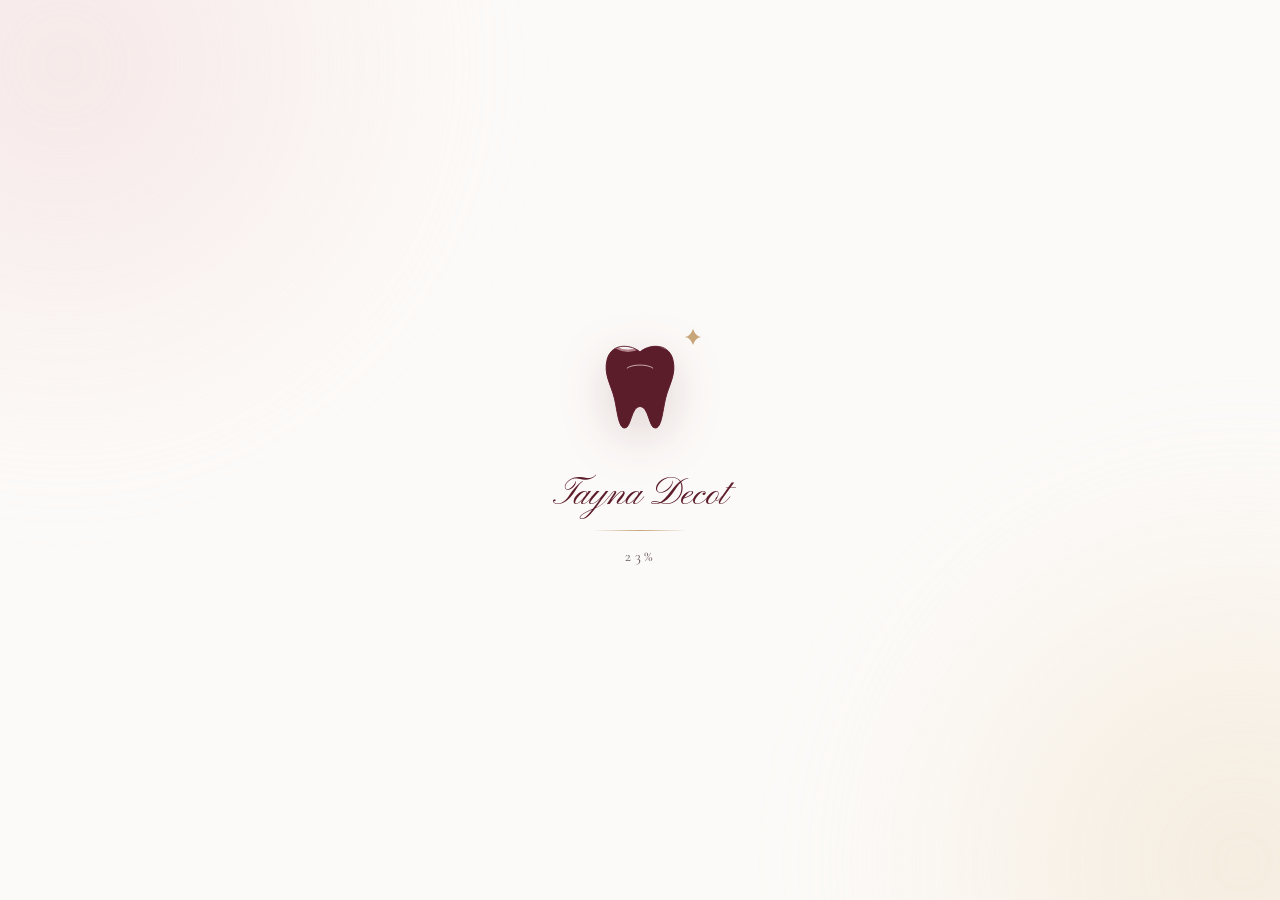
<file: index.html>
<!doctype html>
<html lang="pt-BR">
<head>
  <meta charset="utf-8">
  <meta name="viewport" content="width=device-width, initial-scale=1, viewport-fit=cover">
  <title>Dra. Tayna Decot — Cirurgiã-dentista</title>
  <meta name="description" content="Dra. Tayna Decot, cirurgiã-dentista. Saúde bucal com técnica, dedicação e acolhimento. CRO-RJ 057551. Agende sua consulta.">
  <meta name="theme-color" content="#f5efe9">
  <link rel="preconnect" href="https://fonts.googleapis.com">
  <link rel="preconnect" href="https://fonts.gstatic.com" crossorigin>
  <link href="https://fonts.googleapis.com/css2?family=Cormorant+Garamond:ital,wght@0,300;0,400;0,500;0,600;1,300;1,400&family=Jost:wght@300;400;500&family=Pinyon+Script&display=swap" rel="stylesheet">
  <link rel="stylesheet" href="styles.css">
</head>
<body>
  <script>
    // a animação do dente aparece só na primeira visita; depois, as telas entram com o flash de luz
    (function (r) { var seen; try { seen = sessionStorage.getItem('td-intro'); } catch (e) {}
      r.classList.add(seen ? 'flash-in' : 'is-loading', seen ? 'flash-in' : 'intro'); })(document.documentElement);
  </script>
  <div class="page-cover" aria-hidden="true"></div>

  <!-- Tela de carregamento: dente que se enche de vinho -->
  <div class="loader" aria-hidden="true">
    <span class="loader__blob loader__blob--a"></span>
    <span class="loader__blob loader__blob--b"></span>
    <span class="loader__flash"></span>
    <div class="loader__stage">
      <svg class="loader__art" viewBox="0 0 120 140">
        <defs><clipPath id="tooth-clip"><path d="M60 20c-9-9-35-13-41 9-5 19 5 32 9 49 4 17 5 37 13 37 8 0 8-27 19-27s11 27 19 27c8 0 9-20 13-37 4-17 14-30 9-49-6-22-32-18-41-9z"/></clipPath></defs>
        <g clip-path="url(#tooth-clip)">
          <g class="loader__fill"><path class="loader__wave loader__wave--back" d="M-120 8q15-8 30 0t30 0 30 0 30 0 30 0 30 0 30 0 30 0 30 0 30 0 30 0 30 0V200H-120z"/><path class="loader__wave" d="M-120 8q15-8 30 0t30 0 30 0 30 0 30 0 30 0 30 0 30 0 30 0 30 0 30 0 30 0V200H-120z"/></g>
        </g>
        <path class="loader__tooth" d="M60 20c-9-9-35-13-41 9-5 19 5 32 9 49 4 17 5 37 13 37 8 0 8-27 19-27s11 27 19 27c8 0 9-20 13-37 4-17 14-30 9-49-6-22-32-18-41-9z"/>
        <path class="loader__inner" d="M44 40c6-5 26-5 32 0"/>
      </svg>
      <svg class="loader__spark" viewBox="0 0 20 20"><path d="M10 0c.8 5 4.2 8.2 10 10-5.8 1.8-9.2 5-10 10-.8-5-4.2-8.2-10-10 5.8-1.8 9.2-5 10-10z"/></svg>
    </div>
    <span class="loader__name">Tayna Decot</span>
    <span class="loader__line"></span>
    <span class="loader__count"><span id="loader-pct">0</span>%</span>
  </div>

  <main class="app app--home">

    <!-- Topo: nome + foto -->
    <header class="hero">
      <span class="hero__mono" aria-hidden="true">td</span>
      <svg class="hero__flourish" viewBox="0 0 300 60" aria-hidden="true"><path d="M2 48c40-6 70-30 120-30s60 26 100 20 60-28 76-30"/></svg>

      <!-- Foto da Dra.: assets/img/tayna.jpg (vertical, fundo claro) -->
      <div class="hero__photo">
        <img src="assets/img/tayna.jpg" alt="Dra. Tayna Decot" onerror="this.parentElement.classList.add('is-empty'); this.remove()">
        <span class="hero__photo-empty" aria-hidden="true">Foto da Dra.<br><small>assets/img/tayna.jpg</small></span>
      </div>

      <div class="hero__text">
        <p class="hero__pre">Dra.</p>
        <h1 class="hero__name"><span>Tayna</span><span>Decot</span></h1>
        <span class="hero__rule" aria-hidden="true"><svg viewBox="0 0 10 10"><path d="M5 .5l3 4.5-3 4.5-3-4.5z"/></svg></span>
        <p class="hero__role">Cirurgiã-dentista</p>
        <p class="hero__tagline">Saúde bucal com <strong>técnica</strong>, <strong>dedicação</strong> e acolhimento.</p>
      </div>
    </header>

    <div class="ornament" aria-hidden="true"><svg viewBox="0 0 16 16"><path d="M8 1l3 7-3 7-3-7z"/><circle cx="8" cy="8" r="1"/></svg></div>

    <!-- Botões -->
    <nav class="links" aria-label="Menu principal">
      <a class="link link--feature" href="agendar.html" data-flash style="--bg: url('assets/img/btn-agendar.jpg')">
        <span class="link__label">Agende sua<br>consulta</span>
        <svg class="link__chev" viewBox="0 0 24 24" aria-hidden="true"><path d="M9 5l7 7-7 7"/></svg>
      </a>

      <a class="link" href="tratamentos.html" data-flash style="--bg: url('assets/img/btn-tratamentos.jpg')">
        <span class="link__icon" aria-hidden="true">
          <svg viewBox="0 0 24 24"><path d="M12 5.5c-2-2-7-2.6-8 1.6-.9 3.6 1 6 1.8 9.3.7 3 .9 5.1 2.4 5.1s1.4-4.4 3.8-4.4 2.3 4.4 3.8 4.4 1.7-2.1 2.4-5.1c.8-3.3 2.7-5.7 1.8-9.3-1-4.2-6-3.6-8-1.6z"/></svg>
        </span>
        <span class="link__label">Tratamentos</span>
        <svg class="link__chev" viewBox="0 0 24 24" aria-hidden="true"><path d="M9 5l7 7-7 7"/></svg>
      </a>

      <a class="link" href="sobre.html" data-flash style="--bg: url('assets/img/btn-sobre.jpg')">
        <span class="link__icon" aria-hidden="true">
          <svg viewBox="0 0 24 24"><circle cx="12" cy="8" r="4"/><path d="M4.5 20.5c1.2-3.8 4.2-5.5 7.5-5.5s6.3 1.7 7.5 5.5"/></svg>
        </span>
        <span class="link__label">Sobre<br>mim</span>
        <svg class="link__chev" viewBox="0 0 24 24" aria-hidden="true"><path d="M9 5l7 7-7 7"/></svg>
      </a>

      <a class="link" href="contato.html" data-flash style="--bg: url('assets/img/btn-contato.jpg')">
        <span class="link__icon" aria-hidden="true">
          <svg viewBox="0 0 24 24"><path d="M20.5 12a8.5 8.5 0 0 1-12.4 7.5L3.5 20.5l1-4.4A8.5 8.5 0 1 1 20.5 12z"/><path d="M8.5 12h.01M12 12h.01M15.5 12h.01"/></svg>
        </span>
        <span class="link__label">Fale<br>comigo</span>
        <svg class="link__chev" viewBox="0 0 24 24" aria-hidden="true"><path d="M9 5l7 7-7 7"/></svg>
      </a>
    </nav>

    <footer class="foot foot--home">
      <div class="foot__social">
        <a href="https://instagram.com/drataynadecot" target="_blank" rel="noopener" aria-label="Instagram">
          <svg viewBox="0 0 24 24"><rect x="3.5" y="3.5" width="17" height="17" rx="5"/><circle cx="12" cy="12" r="4"/><path d="M17.2 6.8h.01"/></svg>
        </a>
        <a href="https://wa.me/5521976686448" target="_blank" rel="noopener" aria-label="WhatsApp">
          <svg viewBox="0 0 24 24"><path d="M20.5 12a8.5 8.5 0 0 1-12.4 7.5L3.5 20.5l1-4.4A8.5 8.5 0 1 1 20.5 12z"/><path d="M9 8.5c0 3.5 3 6.5 6.5 6.5l1-1.5-2-1-1 .8c-1-.5-1.8-1.3-2.3-2.3l.8-1-1-2z"/></svg>
        </a>
      </div>
      <p class="foot__sign">Tayna Decot</p>
      <p class="foot__copy">CRO-RJ 057551 · © <span data-year></span></p>
    </footer>
  </main>

  <script src="script.js"></script>
</body>
</html>
</file>
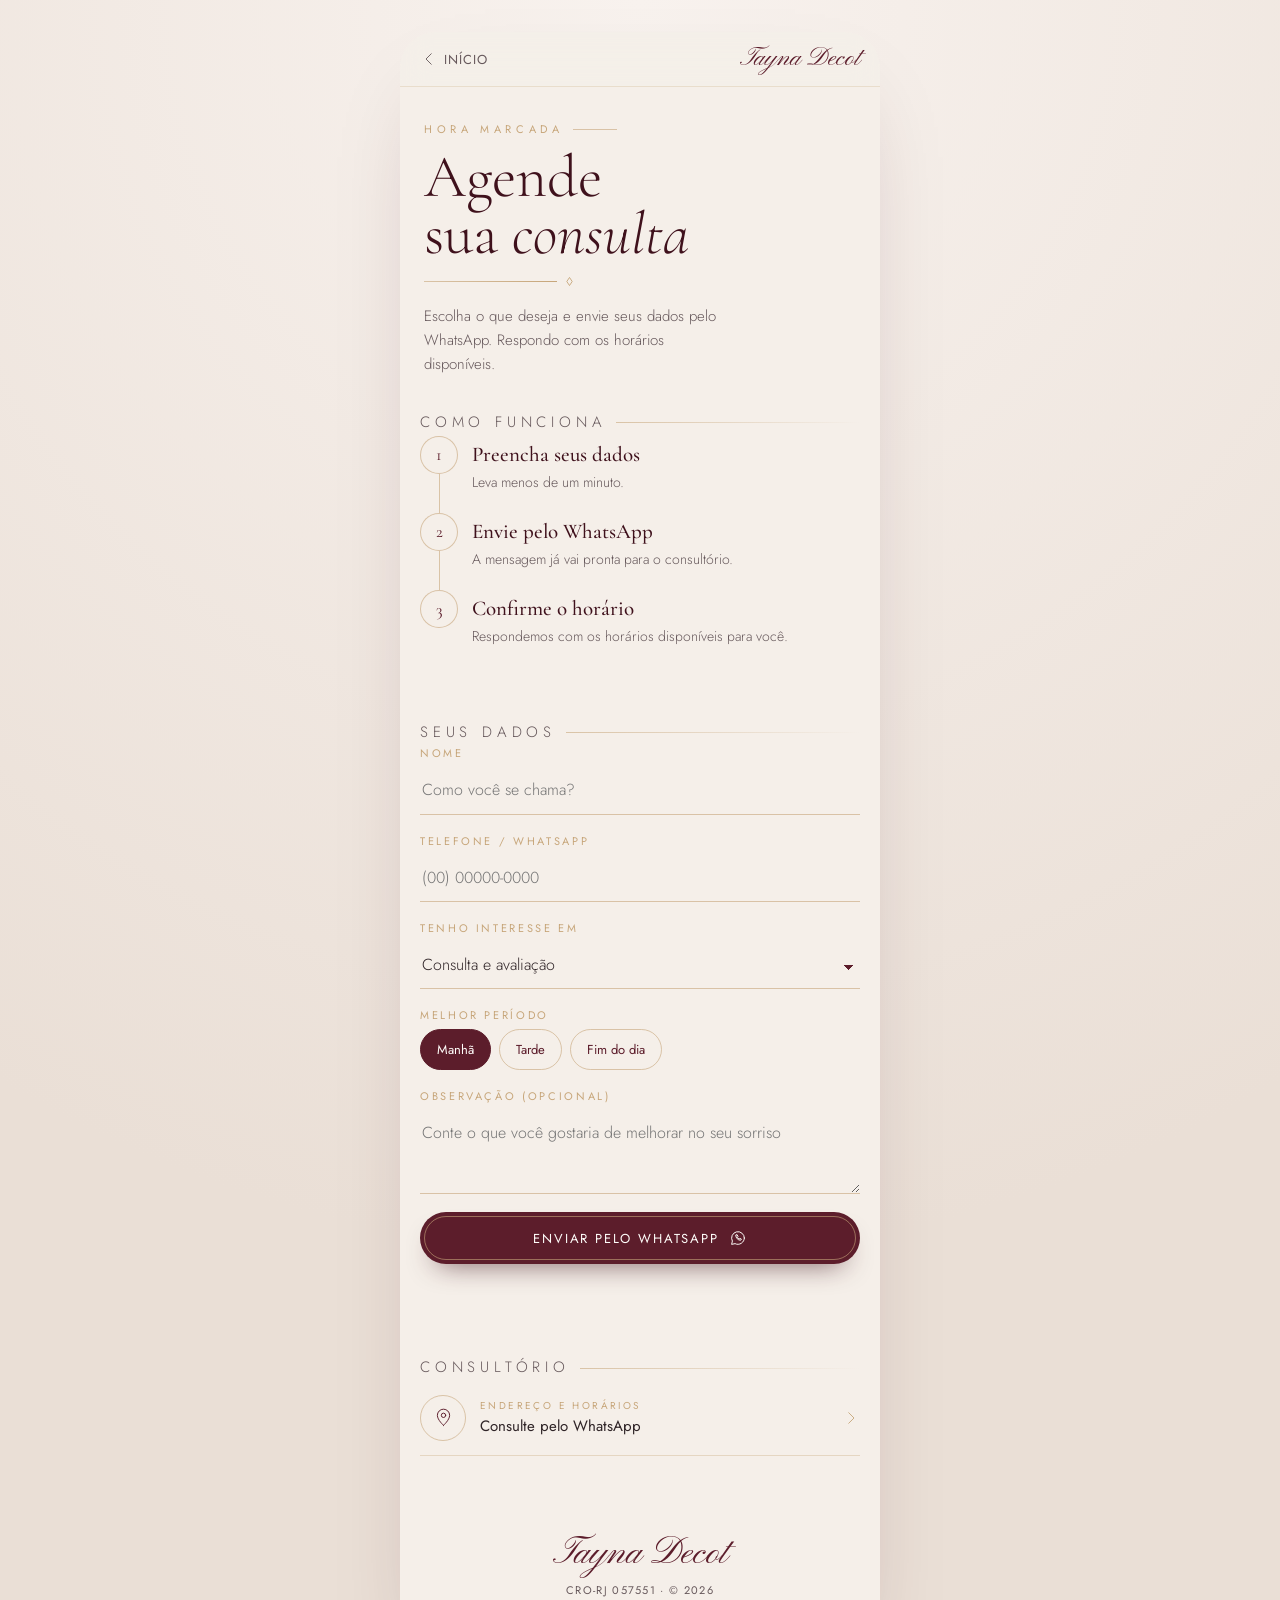
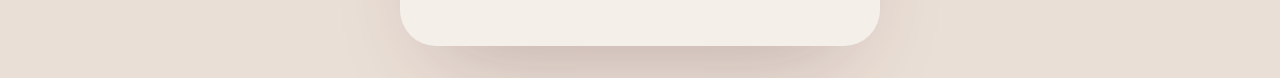
<file: agendar.html>
<!doctype html>
<html lang="pt-BR">
<head>
  <meta charset="utf-8">
  <meta name="viewport" content="width=device-width, initial-scale=1, viewport-fit=cover">
  <title>Agende sua consulta — Dra. Tayna Decot</title>
  <meta name="description" content="Agende sua consulta com a Dra. Tayna Decot pelo WhatsApp.">
  <meta name="theme-color" content="#f5efe9">
  <link rel="preconnect" href="https://fonts.googleapis.com">
  <link rel="preconnect" href="https://fonts.gstatic.com" crossorigin>
  <link href="https://fonts.googleapis.com/css2?family=Cormorant+Garamond:ital,wght@0,300;0,400;0,500;0,600;1,300;1,400&family=Jost:wght@300;400;500&family=Pinyon+Script&display=swap" rel="stylesheet">
  <link rel="stylesheet" href="styles.css">
</head>
<body>
  <script>document.documentElement.classList.add('flash-in');</script>
  <div class="page-cover" aria-hidden="true"></div>
  <main class="app page" id="agendar">
    <header class="page__top">
      <a class="page__back" href="index.html" data-flash><svg viewBox="0 0 24 24" aria-hidden="true"><path d="M15 5l-7 7 7 7"/></svg>Início</a>
      <span class="page__sign">Tayna Decot</span>
    </header>

    <section class="page__head">
      <p class="hero__pre">Hora marcada</p>
      <h1 class="page__title">Agende sua <em>consulta</em></h1>
      <span class="hero__rule" aria-hidden="true"><svg viewBox="0 0 10 10"><path d="M5 .5l3 4.5-3 4.5-3-4.5z"/></svg></span>
      <p class="page__intro">Escolha o que deseja e envie seus dados pelo WhatsApp. Respondo com os horários disponíveis.</p>
    </section>

    <section class="section reveal">
      <p class="section__label">Como funciona</p>
      <ol class="steps">
        <li><span class="steps__dot">1</span><div><h3>Preencha seus dados</h3><p>Leva menos de um minuto.</p></div></li><li><span class="steps__dot">2</span><div><h3>Envie pelo WhatsApp</h3><p>A mensagem já vai pronta para o consultório.</p></div></li><li><span class="steps__dot">3</span><div><h3>Confirme o horário</h3><p>Respondemos com os horários disponíveis para você.</p></div></li>
      </ol>
    </section>

    <section class="section reveal">
      <p class="section__label">Seus dados</p>
      <form class="form" id="agenda-form" novalidate>
        <div class="field"><label for="f-nome">Nome</label><input id="f-nome" name="nome" autocomplete="name" placeholder="Como você se chama?" required></div>
        <div class="field"><label for="f-tel">Telefone / WhatsApp</label><input id="f-tel" name="telefone" type="tel" inputmode="tel" autocomplete="tel" placeholder="(00) 00000-0000" required></div>
        <div class="field"><label for="f-trat">Tenho interesse em</label>
          <select id="f-trat" name="tratamento"><option>Consulta e avaliação</option><option>Prevenção e limpeza</option><option>Restaurações e tratamento de cárie</option><option>Clareamento dental</option><option>Tratamento de gengiva</option><option>Cirurgia oral menor / extração</option><option>Próteses dentárias</option><option>Outro</option></select>
        </div>
        <fieldset class="field">
          <legend>Melhor período</legend>
          <div class="options">
            <input type="radio" id="p-manha" name="periodo" value="Manhã" checked><label for="p-manha">Manhã</label>
            <input type="radio" id="p-tarde" name="periodo" value="Tarde"><label for="p-tarde">Tarde</label>
            <input type="radio" id="p-noite" name="periodo" value="Fim do dia"><label for="p-noite">Fim do dia</label>
          </div>
        </fieldset>
        <div class="field"><label for="f-msg">Observação (opcional)</label><textarea id="f-msg" name="mensagem" placeholder="Conte o que você gostaria de melhorar no seu sorriso"></textarea></div>
        <button class="btn-wine btn-block" type="submit">Enviar pelo WhatsApp <svg viewBox="0 0 24 24" aria-hidden="true"><path d="M20.5 12a8.5 8.5 0 0 1-12.4 7.5L3.5 20.5l1-4.4A8.5 8.5 0 1 1 20.5 12z"/><path d="M9 8.5c0 3.5 3 6.5 6.5 6.5l1-1.5-2-1-1 .8c-1-.5-1.8-1.3-2.3-2.3l.8-1-1-2z"/></svg></button>
        <p class="form__status" id="agenda-status" role="status"></p>
      </form>
    </section>

    <section class="section reveal">
      <p class="section__label">Consultório</p>
      <div class="info">
        <a class="info__row" data-wa="Olá, Dra. Tayna! Gostaria de saber o endereço e os horários de atendimento."><span class="info__icon"><svg viewBox="0 0 24 24" aria-hidden="true"><path d="M12 21s-7-6.2-7-11.5a7 7 0 0 1 14 0C19 14.8 12 21 12 21z"/><circle cx="12" cy="9.5" r="2.5"/></svg></span><div><small>Endereço e horários</small><strong>Consulte pelo WhatsApp</strong></div><svg class="info__go" viewBox="0 0 24 24" aria-hidden="true"><path d="M9 5l7 7-7 7"/></svg></a>
      </div>
    </section>

    <footer class="foot">
      <p class="foot__sign">Tayna Decot</p>
      <p class="foot__copy">CRO-RJ 057551 · © <span data-year></span></p>
    </footer>
  </main>
  <script src="script.js"></script>
</body>
</html>
</file>
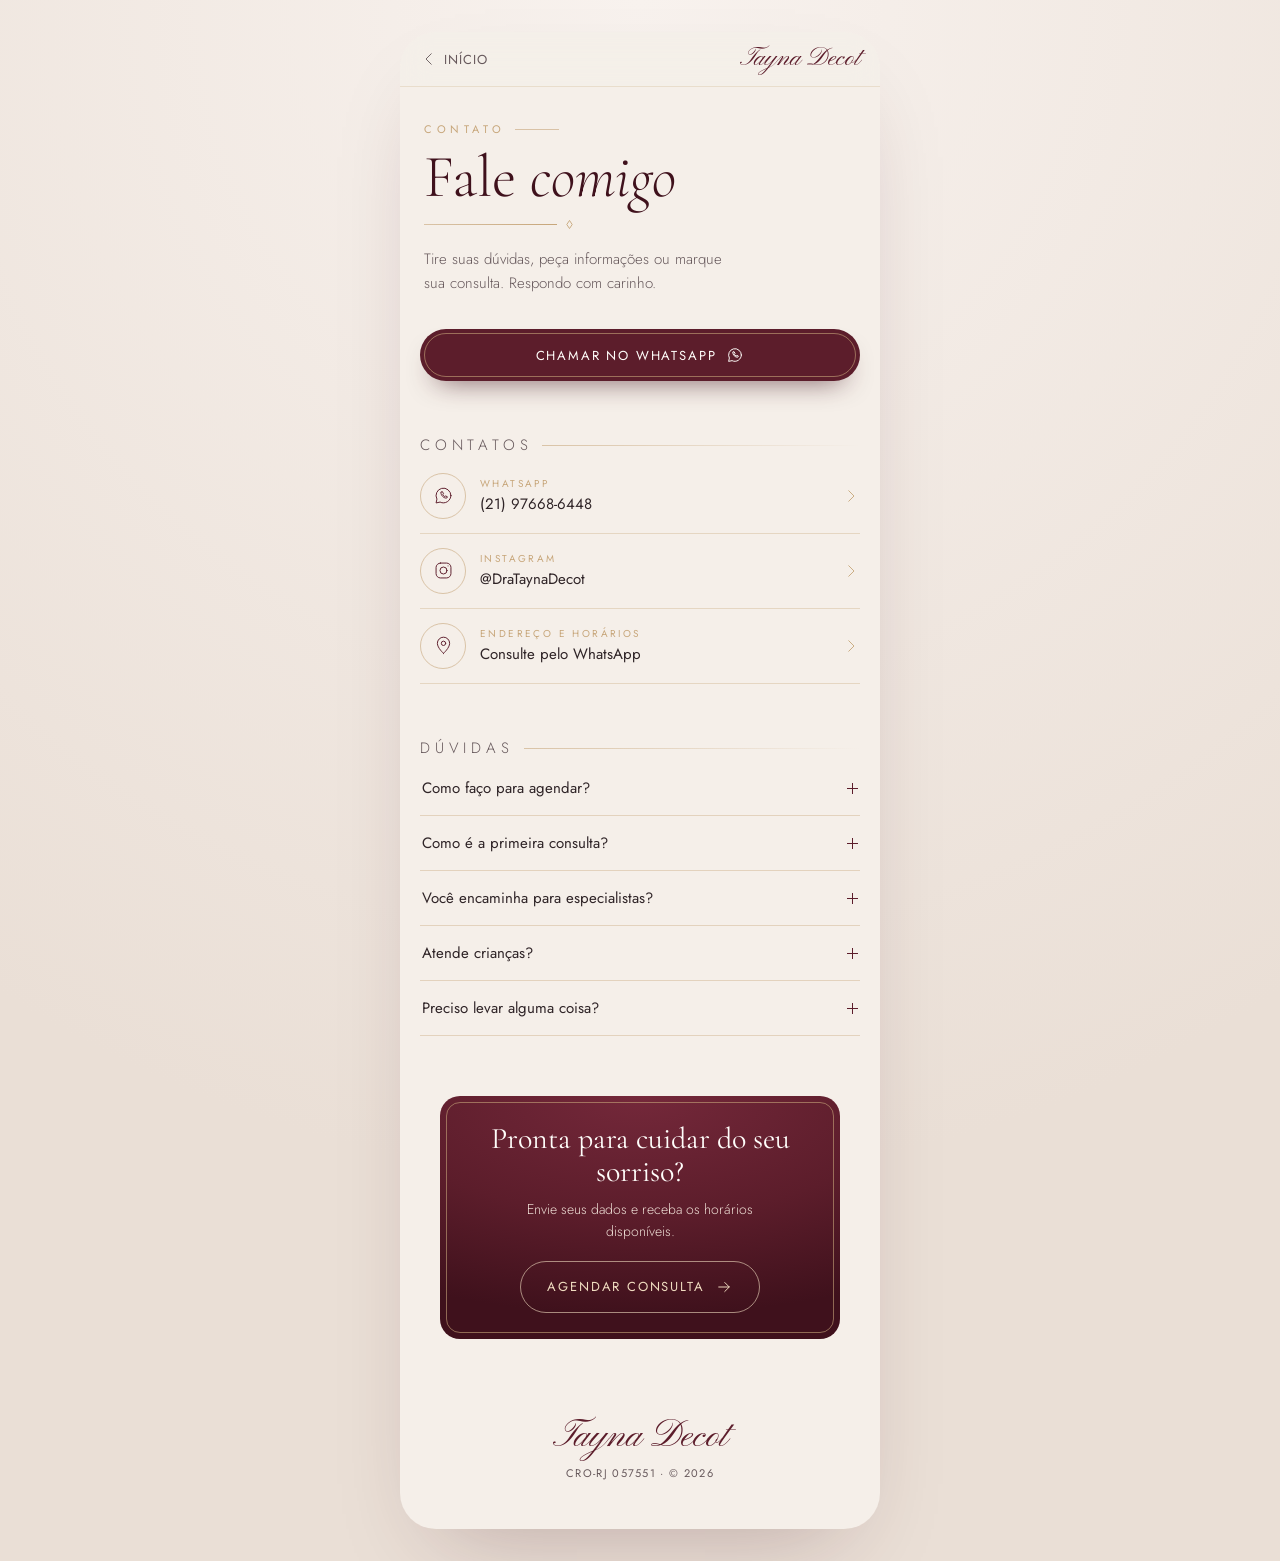
<file: contato.html>
<!doctype html>
<html lang="pt-BR">
<head>
  <meta charset="utf-8">
  <meta name="viewport" content="width=device-width, initial-scale=1, viewport-fit=cover">
  <title>Fale comigo — Dra. Tayna Decot</title>
  <meta name="description" content="Contato da Dra. Tayna Decot: WhatsApp, Instagram e dúvidas frequentes.">
  <meta name="theme-color" content="#f5efe9">
  <link rel="preconnect" href="https://fonts.googleapis.com">
  <link rel="preconnect" href="https://fonts.gstatic.com" crossorigin>
  <link href="https://fonts.googleapis.com/css2?family=Cormorant+Garamond:ital,wght@0,300;0,400;0,500;0,600;1,300;1,400&family=Jost:wght@300;400;500&family=Pinyon+Script&display=swap" rel="stylesheet">
  <link rel="stylesheet" href="styles.css">
</head>
<body>
  <script>document.documentElement.classList.add('flash-in');</script>
  <div class="page-cover" aria-hidden="true"></div>
  <main class="app page" id="contato">
    <header class="page__top">
      <a class="page__back" href="index.html" data-flash><svg viewBox="0 0 24 24" aria-hidden="true"><path d="M15 5l-7 7 7 7"/></svg>Início</a>
      <span class="page__sign">Tayna Decot</span>
    </header>

    <section class="page__head">
      <p class="hero__pre">Contato</p>
      <h1 class="page__title">Fale <em>comigo</em></h1>
      <span class="hero__rule" aria-hidden="true"><svg viewBox="0 0 10 10"><path d="M5 .5l3 4.5-3 4.5-3-4.5z"/></svg></span>
      <p class="page__intro">Tire suas dúvidas, peça informações ou marque sua consulta. Respondo com carinho.</p>
    </section>

    <section class="section reveal">
      <a class="btn-wine btn-block" data-wa="Olá, Dra. Tayna! Vim pelo site e gostaria de conversar.">Chamar no WhatsApp <svg viewBox="0 0 24 24" aria-hidden="true"><path d="M20.5 12a8.5 8.5 0 0 1-12.4 7.5L3.5 20.5l1-4.4A8.5 8.5 0 1 1 20.5 12z"/><path d="M9 8.5c0 3.5 3 6.5 6.5 6.5l1-1.5-2-1-1 .8c-1-.5-1.8-1.3-2.3-2.3l.8-1-1-2z"/></svg></a>
    </section>

    <section class="section reveal">
      <p class="section__label">Contatos</p>
      <div class="info">
        <a class="info__row" data-wa="Olá, Dra. Tayna! Vim pelo site."><span class="info__icon"><svg viewBox="0 0 24 24" aria-hidden="true"><path d="M20.5 12a8.5 8.5 0 0 1-12.4 7.5L3.5 20.5l1-4.4A8.5 8.5 0 1 1 20.5 12z"/><path d="M9 8.5c0 3.5 3 6.5 6.5 6.5l1-1.5-2-1-1 .8c-1-.5-1.8-1.3-2.3-2.3l.8-1-1-2z"/></svg></span><div><small>WhatsApp</small><strong>(21) 97668-6448</strong></div><svg class="info__go" viewBox="0 0 24 24" aria-hidden="true"><path d="M9 5l7 7-7 7"/></svg></a>
        <a class="info__row" href="https://instagram.com/drataynadecot" target="_blank" rel="noopener"><span class="info__icon"><svg viewBox="0 0 24 24" aria-hidden="true"><rect x="3.5" y="3.5" width="17" height="17" rx="5"/><circle cx="12" cy="12" r="4"/><path d="M17.2 6.8h.01"/></svg></span><div><small>Instagram</small><strong>@DraTaynaDecot</strong></div><svg class="info__go" viewBox="0 0 24 24" aria-hidden="true"><path d="M9 5l7 7-7 7"/></svg></a>
        <a class="info__row" data-wa="Olá, Dra. Tayna! Gostaria de saber o endereço e os horários de atendimento."><span class="info__icon"><svg viewBox="0 0 24 24" aria-hidden="true"><path d="M12 21s-7-6.2-7-11.5a7 7 0 0 1 14 0C19 14.8 12 21 12 21z"/><circle cx="12" cy="9.5" r="2.5"/></svg></span><div><small>Endereço e horários</small><strong>Consulte pelo WhatsApp</strong></div><svg class="info__go" viewBox="0 0 24 24" aria-hidden="true"><path d="M9 5l7 7-7 7"/></svg></a>
      </div>
    </section>

    <section class="section reveal">
      <p class="section__label">Dúvidas</p>
      <details class="fold"><summary>Como faço para agendar?</summary><div class="fold__body">Pelo WhatsApp (21) 97668-6448 ou pelo formulário da página Agendar. Respondo com os horários disponíveis.</div></details><details class="fold"><summary>Como é a primeira consulta?</summary><div class="fold__body">Converso com você sobre sua saúde, faço o exame clínico completo e explico o plano de tratamento indicado para o seu caso.</div></details><details class="fold"><summary>Você encaminha para especialistas?</summary><div class="fold__body">Sim. Quando o caso pede um especialista, faço o encaminhamento e oriento você em cada passo.</div></details><details class="fold"><summary>Atende crianças?</summary><div class="fold__body">Sim, inclusive extração de dentes de leite. Para outros tratamentos infantis, consulte pelo WhatsApp.</div></details><details class="fold"><summary>Preciso levar alguma coisa?</summary><div class="fold__body">Um documento com foto e, se tiver, exames ou radiografias recentes.</div></details>
    </section>

    <section class="section">
      <div class="cta-card reveal">
        <h2>Pronta para cuidar do seu sorriso?</h2>
        <p>Envie seus dados e receba os horários disponíveis.</p>
        <a class="btn-line" href="agendar.html" data-flash>Agendar consulta <svg viewBox="0 0 24 24" aria-hidden="true"><path d="M5 12h14M13 6l6 6-6 6"/></svg></a>
      </div>
    </section>

    <footer class="foot">
      <p class="foot__sign">Tayna Decot</p>
      <p class="foot__copy">CRO-RJ 057551 · © <span data-year></span></p>
    </footer>
  </main>
  <script src="script.js"></script>
</body>
</html>
</file>
<file: styles.css>
/* ==========================================================
   Dra. Tayna Decot — tela inicial (mobile first)
   ========================================================== */
:root {
  --cream: #f5efe9;
  --cream-deep: #eadfd6;
  --wine: #5c1d2b;
  --wine-dark: #3f111c;
  --wine-soft: #b98d93;
  --gold: #c7a67a;
  --gold-line: rgba(199, 166, 122, .6);
  --ink: #2f2427;
  --muted: #66585b;
  --line: #dccbc0;
  --white: #fffdfa;
  --serif: "Cormorant Garamond", "Times New Roman", serif;
  --sans: "Jost", system-ui, sans-serif;
  --script: "Pinyon Script", cursive;
  --ease: cubic-bezier(.2, .8, .2, 1);
}

*, *::before, *::after { box-sizing: border-box; }
html { -webkit-text-size-adjust: 100%; }
body {
  margin: 0;
  font-family: var(--sans);
  color: var(--ink);
  background: var(--cream-deep);
  -webkit-font-smoothing: antialiased;
}
a { color: inherit; text-decoration: none; }
img { display: block; max-width: 100%; }
:focus-visible { outline: 2px solid var(--wine); outline-offset: 3px; }

/* Coluna do app: tela cheia no celular, centralizada no computador */
.app {
  position: relative;
  max-width: 480px;
  min-height: 100svh;
  margin: 0 auto;
  background: var(--cream);
  overflow: hidden;
  padding-bottom: env(safe-area-inset-bottom);
}
@media (min-width: 520px) {
  body { padding: 32px 0; background: radial-gradient(circle at 50% 0%, #f8f2ee, var(--cream-deep) 70%); }
  .app { min-height: calc(100svh - 64px); border-radius: 36px; box-shadow: 0 40px 90px -40px rgba(63, 17, 28, .28); }
}

/* ---------- topo ---------- */
.hero {
  position: relative;
  height: clamp(500px, 138vw, 620px);
  isolation: isolate;
}
.hero__mono {
  position: absolute; z-index: 1; left: 18px; top: 6px;
  font-family: var(--script); font-size: 118px; line-height: 1;
  color: rgba(92, 29, 43, .15);
  animation: ink 1.6s .2s var(--ease) both;
}
.hero__flourish {
  position: absolute; z-index: 1; left: -8px; top: 88px; width: 72%;
  fill: none; stroke: rgba(92, 29, 43, .3); stroke-width: .7; stroke-linecap: round;
  stroke-dasharray: 420; stroke-dashoffset: 420;
  animation: draw 2.2s .5s var(--ease) forwards;
}

.hero__photo {
  position: absolute; z-index: 0; right: 0; top: 0; bottom: 0; width: 64%;
  /* a foto se funde no creme pela esquerda e por baixo */
  -webkit-mask-image: linear-gradient(to right, transparent 0%, #000 28%), linear-gradient(to top, transparent 0%, #000 22%);
  -webkit-mask-composite: source-in;
  mask-image: linear-gradient(to right, transparent 0%, #000 28%), linear-gradient(to top, transparent 0%, #000 22%);
  mask-composite: intersect;
}
.hero__photo img {
  /* foto um pouco mais distante: menor, apoiada embaixo à direita, com o topo esfumado */
  position: absolute; right: -4%; bottom: -13%; height: 120%; width: auto; max-width: none;
  -webkit-mask-image: linear-gradient(to bottom, transparent 0%, #000 7%), linear-gradient(to right, transparent 0%, #000 34%);
  -webkit-mask-composite: source-in;
  mask-image: linear-gradient(to bottom, transparent 0%, #000 7%), linear-gradient(to right, transparent 0%, #000 34%);
  mask-composite: intersect;
  transform-origin: 70% 100%;
  animation: reveal-photo 1.6s var(--ease) both;
}
.hero__photo-empty { display: none; }
.hero__photo.is-empty {
  background:
    radial-gradient(120% 70% at 70% 35%, rgba(255, 255, 255, .75), transparent 60%),
    linear-gradient(160deg, #eadbd5, #dcc6bf);
}
.hero__photo.is-empty .hero__photo-empty {
  position: absolute; inset: 0; display: grid; place-content: center; text-align: center;
  padding-left: 28%; font-family: var(--serif); font-size: 20px; font-style: italic; color: #8a6a6e;
}
.hero__photo-empty small { font-family: var(--sans); font-style: normal; font-size: 11px; letter-spacing: .04em; }

.hero__text {
  position: absolute; z-index: 2; left: 24px; bottom: 34px; width: 58%;
}
.hero__pre {
  display: flex; align-items: center; gap: 10px; margin: 0 0 12px;
  font-size: 11px; letter-spacing: .42em; text-transform: uppercase; color: var(--gold);
  animation: rise 1s var(--ease) backwards;
}
.hero__pre::after { content: ""; flex: 0 0 44px; height: 1px; background: var(--gold-line); }
.hero__name {
  margin: 0;
  font-family: var(--serif); font-weight: 300;
  font-size: clamp(56px, 16vw, 74px); line-height: .88; letter-spacing: .01em;
  color: var(--wine-dark);
}
.hero__name span { display: block; animation: rise 1.1s var(--ease) backwards; }
.hero__name span + span { font-style: italic; padding-left: .42em; animation-delay: .12s; }
/* filete fino dourado com losango, sob o nome */
.hero__rule { display: flex; align-items: center; gap: 8px; margin: 14px 0 0; width: 150px; color: var(--gold); }
.hero__rule::before { content: ""; flex: 1; height: 1px; background: linear-gradient(90deg, var(--gold-line), var(--gold)); transform-origin: left; animation: grow 1.2s .35s var(--ease) backwards; }
.hero__rule svg { width: 9px; height: 9px; fill: none; stroke: currentColor; stroke-width: 1; }
.hero__role {
  margin: 12px 0 0;
  font-family: var(--serif); font-size: 21px; font-weight: 400; font-style: italic; letter-spacing: .02em; color: var(--muted);
  animation: rise 1s .24s var(--ease) both;
}
.hero__tagline {
  margin: 22px 0 0; max-width: 190px;
  font-size: 15px; font-weight: 300; line-height: 1.45; color: var(--muted);
  animation: rise 1s .36s var(--ease) both;
}
.hero__tagline strong { font-weight: 500; color: var(--ink); }

/* ---------- ornamento fino ---------- */
.ornament { position: relative; z-index: 3; display: flex; align-items: center; gap: 10px; padding: 0 40px 16px; color: var(--gold); }
.ornament::before, .ornament::after { content: ""; flex: 1; height: 1px; background: linear-gradient(90deg, transparent, var(--gold-line)); transform-origin: right; animation: grow 1.2s .4s var(--ease) backwards; }
.ornament::after { background: linear-gradient(90deg, var(--gold-line), transparent); transform-origin: left; }
.ornament svg { width: 16px; height: 16px; fill: none; stroke: currentColor; stroke-width: .8; animation: rise 1s .5s var(--ease) backwards; }
@keyframes grow { from { transform: scaleX(0); } }

/* ---------- botões ---------- */
.links {
  position: relative; z-index: 3;
  display: grid; gap: 12px;
  padding: 0 16px;
  margin-top: -6px;
}
.link {
  position: relative; overflow: hidden; isolation: isolate;
  display: flex; align-items: center; gap: 18px;
  min-height: 108px; padding: 18px 20px 18px 18px;
  border-radius: 18px;
  color: var(--white);
  background:
    linear-gradient(90deg, rgba(92, 29, 43, .97) 38%, rgba(92, 29, 43, .6) 100%),
    var(--bg, none) right center / cover no-repeat,
    var(--wine);
  box-shadow: 0 16px 32px -20px rgba(63, 17, 28, .75);
  outline: 1px solid var(--gold-line); outline-offset: -7px;
  --rx: 0deg; --ry: 0deg; --px: 0; --py: 0; --lift: 0px; --s: 1; --gx: 50%; --gy: 50%;
  transform: perspective(800px) translateY(var(--lift)) rotateX(var(--rx)) rotateY(var(--ry)) scale(var(--s));
  transition: transform .6s var(--ease), box-shadow .5s var(--ease), outline-color .4s;
  animation: rise .9s var(--ease) backwards;
}
.link:nth-child(1) { animation-delay: .45s; }
.link:nth-child(2) { animation-delay: .55s; }
.link:nth-child(3) { animation-delay: .65s; }
.link:nth-child(4) { animation-delay: .75s; }

/* ramo de folhas em traço, decorando o lado direito (aparece mesmo sem foto) */
.link::before {
  content: ""; position: absolute; z-index: -1; right: -10px; bottom: -18px; width: 150px; height: 150px;
  opacity: .45;
  background: url("data:image/svg+xml,%3Csvg xmlns='http://www.w3.org/2000/svg' viewBox='0 0 100 100' fill='none' stroke='%23d9bf94' stroke-width='.7' stroke-linecap='round'%3E%3Cpath d='M20 98C40 70 55 45 88 12'/%3E%3Cpath d='M42 68c-12-2-20-10-22-22 12 2 20 10 22 22z'/%3E%3Cpath d='M44 66c2-12 10-20 22-22-2 12-10 20-22 22z'/%3E%3Cpath d='M58 46c-11-3-17-11-18-22 11 3 17 11 18 22z'/%3E%3Cpath d='M60 44c3-11 11-17 22-18-3 11-11 17-22 18z'/%3E%3Cpath d='M73 28c-9-3-14-10-14-19 9 3 14 10 14 19z'/%3E%3Cpath d='M30 84c-10-1-17-8-19-18 10 1 17 8 19 18z'/%3E%3C/svg%3E") center / contain no-repeat;
  transition: transform .8s var(--ease), opacity .5s;
}
/* brilho que atravessa o botão no toque/hover */
.link::after {
  content: ""; position: absolute; inset: 0; z-index: 0; pointer-events: none;
  background: linear-gradient(105deg, transparent 35%, rgba(233, 208, 170, .22) 50%, transparent 65%);
  transform: translateX(-120%);
}
.link:hover, .link:focus-visible { --lift: -3px; box-shadow: 0 24px 42px -22px rgba(63, 17, 28, .85); outline-color: var(--gold); }
.link:hover::before { transform: rotate(-6deg) scale(1.06); opacity: .6; }
.link:hover::after, .link:focus-visible::after { transform: translateX(120%); transition: transform 1s var(--ease); }
.link.is-tilting { transition: transform .12s linear, box-shadow .5s var(--ease), outline-color .4s; }
.link:active { --s: .98; }

.link__icon {
  position: relative; z-index: 1; flex: none;
  width: 62px; height: 62px; border-radius: 50%;
  display: grid; place-items: center;
  background: var(--white);
  box-shadow: 0 0 0 5px var(--wine), 0 0 0 6px var(--gold-line), 0 8px 18px -8px rgba(0, 0, 0, .45);
  transform: translate(calc(var(--px) * 10px), calc(var(--py) * 10px));
  transition: transform .6s var(--ease), box-shadow .6s var(--ease);
}
.link__icon svg { width: 28px; height: 28px; fill: none; stroke: var(--wine); stroke-width: 1.1; stroke-linecap: round; stroke-linejoin: round; }
/* o ícone "descola" e flutua acima do botão */
.link:hover .link__icon, .link.is-tilting .link__icon {
  transform: translate(calc(var(--px) * 14px), calc(var(--py) * 14px - 4px)) scale(1.07);
  box-shadow: 0 0 0 5px var(--wine), 0 0 0 6px var(--gold), 0 18px 26px -10px rgba(0, 0, 0, .55);
}
.link.is-tilting .link__label { transform: translate(calc(var(--px) * 6px), calc(var(--py) * 6px)); }
.link__label { transition: transform .6s var(--ease); }
/* brilho dourado que segue o dedo / mouse */
.link__glare {
  position: absolute; inset: 0; z-index: 0; pointer-events: none; border-radius: inherit;
  background: radial-gradient(260px circle at var(--gx) var(--gy), rgba(236, 206, 160, .28), rgba(236, 206, 160, .06) 40%, transparent 65%);
  opacity: 0; transition: opacity .5s;
}
.link:hover .link__glare, .link.is-tilting .link__glare { opacity: 1; }
.link__label {
  position: relative; z-index: 1; flex: 1;
  font-family: var(--serif); font-size: 27px; line-height: 1.05; font-weight: 500; letter-spacing: .01em;
  text-shadow: 0 1px 12px rgba(40, 10, 18, .3);
}
.link__chev {
  position: relative; z-index: 1; flex: none;
  width: 22px; height: 22px; fill: none; stroke: var(--gold); stroke-width: 1.1; stroke-linecap: round; stroke-linejoin: round;
  opacity: .9; transition: transform .4s var(--ease);
}
.link:hover .link__chev { transform: translateX(4px); }

/* botão de destaque: foto à esquerda, texto à direita (como no modelo) */
.link--feature {
  justify-content: flex-end;
  padding-left: 45%;
  background:
    linear-gradient(90deg, rgba(92, 29, 43, 0) 0%, rgba(92, 29, 43, .4) 38%, rgba(92, 29, 43, .97) 58%),
    var(--bg, none) left center / cover no-repeat,
    linear-gradient(120deg, #d9c2bb 0%, #a0636c 42%, var(--wine) 68%);
}
.link--feature::before { right: auto; left: -14px; opacity: .3; }

/* ---------- rodapé ---------- */
.foot { padding: 34px 24px 40px; text-align: center; color: var(--muted); }
.foot__social { display: flex; justify-content: center; gap: 12px; }
.foot__social a {
  width: 44px; height: 44px; border-radius: 50%; display: grid; place-items: center;
  border: 1px solid var(--gold-line); color: var(--wine); transition: background .3s, border-color .3s, color .3s;
}
.foot__social a:hover { background: var(--wine); border-color: var(--wine); color: var(--white); }
.foot__social svg { width: 20px; fill: none; stroke: currentColor; stroke-width: 1.1; stroke-linecap: round; stroke-linejoin: round; }
.foot__sign { margin: 18px 0 0; font-family: var(--script); font-size: 38px; line-height: 1.1; color: var(--wine); }
.foot__copy { margin: 6px 0 0; font-size: 11px; letter-spacing: .12em; text-transform: uppercase; }

/* ---------- tela de carregamento ---------- */
.loader {
  position: fixed; inset: 0; z-index: 100; overflow: hidden;
  display: flex; flex-direction: column; align-items: center; justify-content: center; gap: 16px;
  background: #fcfaf8; color: var(--wine);
  transition: opacity 1s .4s ease;
}
/* saída: flash de luz branca que se dissolve revelando o site */
.is-loaded .loader { opacity: 0; }
.loader__flash {
  position: absolute; inset: 0; z-index: 2; pointer-events: none;
  background: #fff; opacity: 0;
}
/* flash: a tela estoura em branco num instante e depois a luz se dissolve */
.is-loaded .loader__flash { animation: flash .5s ease-out forwards; }
@keyframes flash { 0% { opacity: 0; } 25% { opacity: 1; } 100% { opacity: 1; } }
.loader__name, .loader__line, .loader__count { transition: opacity .3s; }
.is-loaded .loader__name, .is-loaded .loader__line, .is-loaded .loader__count { opacity: 0 !important; }
/* luzes suaves que se movem ao fundo */
.loader__blob { position: absolute; width: 70vmax; height: 70vmax; border-radius: 50%; filter: blur(60px); opacity: .55; }
.loader__blob--a { left: -30vmax; top: -30vmax; background: radial-gradient(circle, #f1d9d9, transparent 65%); animation: drift-a 9s ease-in-out infinite alternate; }
.loader__blob--b { right: -32vmax; bottom: -32vmax; background: radial-gradient(circle, #efdfc6, transparent 65%); animation: drift-b 11s ease-in-out infinite alternate; }
@keyframes drift-a { to { transform: translate(18vmax, 14vmax) scale(1.1); } }
@keyframes drift-b { to { transform: translate(-16vmax, -12vmax) scale(1.15); } }

.loader__stage { position: relative; z-index: 1; transition: transform 1s var(--ease); }
.is-loaded .loader__stage { transform: scale(1.12); filter: brightness(2.2); transition: transform .6s var(--ease), filter .4s; }
.loader__art { width: 96px; overflow: visible; filter: drop-shadow(0 14px 24px rgba(92, 29, 43, .18)); }
.loader__tooth, .loader__inner { fill: none; stroke: var(--wine); stroke-width: 1.2; stroke-linecap: round; stroke-linejoin: round; }
.loader__tooth { stroke-dasharray: 460; stroke-dashoffset: 460; animation: draw 1.1s .1s var(--ease) forwards; }
.loader__inner { stroke: #f3dfdf; stroke-width: 1; opacity: 0; stroke-dasharray: 40; stroke-dashoffset: 40; animation: draw .6s 2s var(--ease) forwards, fade-in .1s 2s forwards; }
@keyframes fade-in { to { opacity: .9; } }
/* o vinho sobe dentro do dente, com onda */
.loader__fill { transform: translateY(142px); animation: fill-up 1.7s .55s cubic-bezier(.45, 0, .2, 1) forwards; }
@keyframes fill-up { to { transform: translateY(8px); } }
.loader__wave { fill: var(--wine); animation: wave 1.2s linear infinite; }
.loader__wave--back { fill: #8a3a4b; opacity: .6; animation-duration: 1.9s; animation-direction: reverse; transform: translateY(-3px); }
@keyframes wave { to { transform: translateX(60px); } }
.loader__wave--back { animation-name: wave-back; }
@keyframes wave-back { from { transform: translate(0, -3px); } to { transform: translate(60px, -3px); } }

.loader__spark { position: absolute; right: -14px; top: -8px; width: 18px; fill: var(--gold); opacity: 0; transform: scale(0); animation: spark .9s 2.2s var(--ease) forwards; }
@keyframes spark { 50% { opacity: 1; transform: scale(1.2) rotate(45deg); } to { opacity: 1; transform: scale(.9) rotate(90deg); } }
.loader__name { position: relative; z-index: 1; margin-top: 6px; font-family: var(--script); font-size: 38px; line-height: 1; color: var(--wine); opacity: 0; animation: rise .8s .5s var(--ease) forwards; }
.loader__line { position: relative; z-index: 1; width: 96px; height: 1px; background: linear-gradient(90deg, transparent, var(--gold), transparent); transform: scaleX(0); animation: grow-in 1.2s .7s var(--ease) forwards; }
@keyframes grow-in { to { transform: scaleX(1); } }
.loader__count { position: relative; z-index: 1; font-family: var(--serif); font-size: 15px; letter-spacing: .2em; color: var(--muted); font-variant-numeric: tabular-nums; opacity: 0; animation: rise .6s .6s var(--ease) forwards; }
.loader:not(.is-run) * { animation-play-state: paused !important; }
.loader__blob { animation-play-state: running !important; }
/* o site surge da luz: claro e desfocado para nítido */
.intro .app { animation: from-light 1.4s .3s var(--ease) backwards; }
@keyframes from-light { from { filter: brightness(1.8) blur(8px); transform: scale(1.02); } }

/* a página só começa a se animar quando a tela de carregamento sai */
.is-loading .app, .is-loading .app *, .is-loading .app *::before, .is-loading .app *::after { animation-play-state: paused !important; }

/* ---------- transição entre telas: flash de luz ---------- */
.flash-out { position: fixed; inset: 0; z-index: 95; background: #fff; opacity: 0; pointer-events: none; transition: opacity .28s ease-out; }
.flash-out.is-on { opacity: 1; }
.flash-out.is-leaving { opacity: 0; transition: opacity .8s ease; }
.page-cover { display: none; }
.flash-in .page-cover { display: block; position: fixed; inset: 0; z-index: 95; background: #fff; pointer-events: none; animation: cover-out .9s .1s ease forwards; }
@keyframes cover-out { to { opacity: 0; visibility: hidden; } }
.flash-in .app, .screen.from-light { animation: from-light 1.2s .1s var(--ease) backwards; }

/* ---------- tela inicial: cabe inteira na tela do celular, sem rolar ---------- */
.app--home { display: flex; flex-direction: column; height: 100svh; min-height: 0; }
@media (min-width: 520px) { .app--home { height: calc(100svh - 64px); min-height: 620px; } }
.app--home .hero { flex: 1 1 auto; height: auto; min-height: 0; }
.app--home .hero__mono { font-size: min(118px, 12svh); }
.app--home .hero__flourish { top: min(88px, 9.5svh); }
.app--home .hero__text { bottom: min(24px, 2.4svh); }
.app--home .hero__pre { margin-bottom: min(12px, 1.2svh); }
.app--home .hero__name { font-size: min(16vw, 7.6svh, 74px); }
.app--home .hero__rule { margin-top: min(14px, 1.4svh); }
.app--home .hero__role { margin-top: min(12px, 1.2svh); font-size: min(21px, 2.6svh); }
.app--home .hero__tagline { margin-top: min(18px, 1.8svh); font-size: min(15px, 1.9svh); }
.app--home .ornament { flex: none; padding-bottom: min(14px, 1.5svh); }
.app--home .links { flex: none; gap: min(10px, 1.1svh); margin-top: 0; }
.app--home .link { min-height: 0; height: clamp(62px, 10.4svh, 100px); padding-top: 0; padding-bottom: 0; }
.app--home .link__label { font-size: clamp(20px, 3.1svh, 27px); }
.app--home .link__icon { width: clamp(44px, 7svh, 60px); height: clamp(44px, 7svh, 60px); }
.app--home .link__icon svg { width: 46%; height: 46%; }
.foot--home { flex: none; display: flex; align-items: center; justify-content: center; gap: 14px; padding: min(14px, 1.6svh) 16px calc(min(14px, 1.6svh) + env(safe-area-inset-bottom, 0px)); }
.foot--home .foot__social { gap: 8px; }
.foot--home .foot__social a { width: 34px; height: 34px; }
.foot--home .foot__social svg { width: 17px; }
.foot--home .foot__sign { display: none; }
.foot--home .foot__copy { margin: 0; font-size: 10px; }

/* ==========================================================
   Telas internas
   ========================================================== */
.page { padding-bottom: 8px; }
.page__top {
  position: sticky; top: 0; z-index: 20;
  display: flex; align-items: center; justify-content: space-between;
  padding: 14px 20px; padding-top: calc(14px + env(safe-area-inset-top, 0px));
  background: rgba(245, 239, 233, .82); backdrop-filter: blur(14px); -webkit-backdrop-filter: blur(14px);
  border-bottom: 1px solid rgba(199, 166, 122, .25);
}
.page__back { display: inline-flex; align-items: center; gap: 6px; font-size: 13px; letter-spacing: .08em; text-transform: uppercase; color: var(--muted); }
.page__back svg { width: 18px; fill: none; stroke: currentColor; stroke-width: 1.2; stroke-linecap: round; stroke-linejoin: round; transition: transform .4s var(--ease); }
.page__back:hover svg { transform: translateX(-3px); }
.page__sign { font-family: var(--script); font-size: 26px; line-height: 1; color: var(--wine); }

.page__head { padding: 34px 24px 8px; }
.page__title { margin: 0; font-family: var(--serif); font-weight: 300; font-size: clamp(46px, 13vw, 60px); line-height: .95; color: var(--wine-dark); text-wrap: balance; }
.page__title em { font-style: italic; }
.page__intro { margin: 18px 0 0; max-width: 34ch; font-size: 15px; font-weight: 300; line-height: 1.6; color: var(--muted); }
.page__head .hero__pre, .page__head .page__title, .page__head .hero__rule, .page__head .page__intro { animation: rise 1s var(--ease) backwards; }
.page__head .page__title { animation-delay: .08s; }
.page__head .page__intro { animation-delay: .18s; }

.section { padding: 26px 20px; }
.section__label { display: flex; align-items: center; gap: 10px; margin: 0 0 16px; font-size: 11px; letter-spacing: .32em; text-transform: uppercase; color: var(--gold); }
.section__label::after { content: ""; flex: 1; height: 1px; background: linear-gradient(90deg, var(--gold-line), transparent); }
.section__title { margin: 0 0 12px; font-family: var(--serif); font-weight: 400; font-size: 32px; line-height: 1.05; color: var(--wine-dark); }
.section p { margin: 0; font-size: 15px; font-weight: 300; line-height: 1.7; color: var(--muted); }
.section p + p { margin-top: 12px; }

/* surgir ao rolar */
.io .reveal { opacity: 0; transform: translateY(22px); transition: opacity .9s var(--ease), transform .9s var(--ease); }
.io .reveal.is-in { opacity: 1; transform: none; }

/* foto com moldura fina (e espaço reservado quando ainda não há foto) */
.photo { position: relative; margin: 0; overflow: hidden; border-radius: 16px; aspect-ratio: 4 / 3; background: linear-gradient(150deg, #eadbd5, #d9c1ba); }
.photo::after { content: ""; position: absolute; inset: 7px; border: 1px solid rgba(255, 253, 250, .7); border-radius: 11px; pointer-events: none; }
.photo img { width: 100%; height: 100%; object-fit: cover; transition: transform 1.2s var(--ease); }
.photo__empty { display: none; }
.photo.is-empty .photo__empty { position: absolute; inset: 0; display: grid; place-content: center; gap: 6px; text-align: center; padding: 20px; font-family: var(--serif); font-style: italic; font-size: 18px; color: #7d5d62; }
.photo__empty small { font-family: var(--sans); font-style: normal; font-size: 10.5px; letter-spacing: .04em; opacity: .8; }
.photo--wide { aspect-ratio: 4 / 3; }
.photo--natural { aspect-ratio: auto; background: none; }
.photo--natural img { height: auto; }
.photo video { display: block; width: 100%; height: 100%; object-fit: cover; }
.photo__cap { position: absolute; left: 14px; bottom: 12px; z-index: 1; padding: 4px 10px; border-radius: 999px; background: rgba(63, 17, 28, .55); backdrop-filter: blur(6px); -webkit-backdrop-filter: blur(6px); color: #f5efe9; font-size: 10.5px; letter-spacing: .14em; text-transform: uppercase; }
.gallery--cases { margin-top: 12px; grid-auto-columns: 78%; }
.gallery--cases .photo { aspect-ratio: 1 / 1; }
.gallery--cases .photo--video { aspect-ratio: 3 / 4; }
/* vídeos são decorativos: sem controles nem botão de play */
.photo video { pointer-events: none; }
video::-webkit-media-controls, video::-webkit-media-controls-start-playback-button { display: none !important; -webkit-appearance: none; }
.swipe-hint { margin: 8px 0 0 !important; text-align: right; font-family: var(--serif); font-style: italic; font-size: 14px !important; color: var(--gold) !important; }
.treat { gap: 12px; }
.fold__gap { margin-top: 18px !important; }
.photo--arch { border-radius: 999px 999px 18px 18px; aspect-ratio: 3 / 4; }
.photo--arch::after { border-radius: 999px 999px 12px 12px; }

/* botões */
.btn-wine, .btn-line {
  display: inline-flex; align-items: center; justify-content: center; gap: 10px;
  min-height: 52px; padding: 0 26px; border-radius: 999px;
  font: 400 13px/1 var(--sans); letter-spacing: .14em; text-transform: uppercase; cursor: pointer;
  transition: background .4s, color .4s, transform .4s var(--ease), box-shadow .4s;
}
.btn-wine { border: 0; background: var(--wine); color: var(--white); outline: 1px solid var(--gold-line); outline-offset: -5px; box-shadow: 0 14px 28px -16px rgba(63, 17, 28, .8); }
.btn-wine:hover { background: var(--wine-dark); transform: translateY(-2px); }
.btn-line { border: 1px solid var(--gold-line); background: transparent; color: var(--wine); }
.btn-line:hover { background: var(--wine); color: var(--white); border-color: var(--wine); }
.btn-wine svg, .btn-line svg { width: 18px; fill: none; stroke: currentColor; stroke-width: 1.3; stroke-linecap: round; stroke-linejoin: round; }
.btn-block { width: 100%; }

/* chips de navegação */
.chips { display: flex; gap: 8px; overflow-x: auto; padding: 18px 20px 6px; scrollbar-width: none; }
.chips::-webkit-scrollbar { display: none; }
.chip { flex: none; padding: 9px 16px; border: 1px solid var(--gold-line); border-radius: 999px; font-size: 13px; color: var(--wine); white-space: nowrap; transition: background .3s, color .3s; }
.chip:hover { background: var(--wine); color: var(--white); }

/* cartão de tratamento */
.treat { display: grid; gap: 16px; padding: 22px 20px; scroll-margin-top: 70px; }
.treat + .treat { border-top: 1px solid rgba(199, 166, 122, .3); }
.treat__num { font-family: var(--serif); font-style: italic; font-size: 15px; color: var(--gold); }
.treat__title { margin: 2px 0 0; font-family: var(--serif); font-weight: 400; font-size: 32px; line-height: 1.05; color: var(--wine-dark); }
.treat__text { margin: 0; font-size: 15px; font-weight: 300; line-height: 1.7; color: var(--muted); }
.treat__for { display: grid; gap: 8px; margin: 0; padding: 0; list-style: none; }
.treat__for li { position: relative; padding-left: 20px; font-size: 14px; line-height: 1.5; color: var(--ink); }
.treat__for li::before { content: ""; position: absolute; left: 2px; top: .55em; width: 6px; height: 6px; border: 1px solid var(--gold); transform: rotate(45deg); }
.treat__facts { display: grid; grid-template-columns: repeat(3, 1fr); border-top: 1px solid rgba(199, 166, 122, .35); border-bottom: 1px solid rgba(199, 166, 122, .35); }
.treat__facts div { padding: 12px 8px; text-align: center; }
.treat__facts div + div { border-left: 1px solid rgba(199, 166, 122, .35); }
.treat__facts small { display: block; font-size: 9.5px; letter-spacing: .2em; text-transform: uppercase; color: var(--gold); }
.treat__facts strong { display: block; margin-top: 4px; font-family: var(--serif); font-weight: 500; font-size: 17px; color: var(--wine-dark); }

/* sanfona (como funciona / dúvidas) */
.fold { border-bottom: 1px solid rgba(199, 166, 122, .4); }
.fold summary { list-style: none; cursor: pointer; display: flex; align-items: center; justify-content: space-between; gap: 16px; padding: 16px 2px; font-size: 15px; color: var(--ink); }
.fold summary::-webkit-details-marker { display: none; }
.fold summary::after { content: ""; flex: none; width: 11px; height: 11px; background: linear-gradient(var(--wine), var(--wine)) center / 100% 1px no-repeat, linear-gradient(var(--wine), var(--wine)) center / 1px 100% no-repeat; transition: transform .4s var(--ease); }
.fold[open] summary::after { transform: rotate(45deg); }
.fold__body { padding: 0 2px 18px; font-size: 14.5px; font-weight: 300; line-height: 1.7; color: var(--muted); }
.fold__body ol { margin: 0; padding-left: 18px; display: grid; gap: 6px; }
.fold[open] .fold__body { animation: rise .5s var(--ease); }

/* sobre */
.about__photo { width: min(78%, 320px); margin: 0 auto; }
.quote { margin: 0; padding: 8px 8px 0; text-align: center; font-family: var(--serif); font-style: italic; font-size: 24px; line-height: 1.35; color: var(--wine-dark); }
.quote::before, .quote::after { content: ""; display: block; width: 60px; height: 1px; margin: 16px auto; background: linear-gradient(90deg, transparent, var(--gold), transparent); }
.steps { display: grid; gap: 0; margin: 0; padding: 0; list-style: none; }
.steps li { position: relative; display: grid; grid-template-columns: 38px 1fr; gap: 14px; padding-bottom: 20px; }
.steps li:not(:last-child)::before { content: ""; position: absolute; left: 18.5px; top: 38px; bottom: 0; width: 1px; background: var(--gold-line); }
.steps__dot { width: 38px; height: 38px; border-radius: 50%; display: grid; place-items: center; border: 1px solid var(--gold-line); font-family: var(--serif); font-size: 17px; color: var(--wine); background: var(--cream); }
.steps h3 { margin: 6px 0 4px; font-family: var(--serif); font-weight: 500; font-size: 21px; color: var(--wine-dark); }
.steps p { margin: 0; font-size: 14px; line-height: 1.6; color: var(--muted); font-weight: 300; }
.values { display: grid; gap: 10px; }
.value { display: grid; grid-template-columns: 52px 1fr; gap: 14px; align-items: center; padding: 16px; border: 1px solid rgba(199, 166, 122, .4); border-radius: 16px; background: rgba(255, 253, 250, .5); }
.value__icon { width: 52px; height: 52px; border-radius: 50%; display: grid; place-items: center; background: var(--wine); box-shadow: 0 0 0 4px var(--cream), 0 0 0 5px var(--gold-line); }
.value__icon svg { width: 24px; fill: none; stroke: #f0dcc0; stroke-width: 1.1; stroke-linecap: round; stroke-linejoin: round; }
.value h3 { margin: 0; font-family: var(--serif); font-weight: 500; font-size: 20px; color: var(--wine-dark); }
.value p { margin: 2px 0 0; font-size: 13.5px; line-height: 1.5; }
.gallery { display: grid; grid-auto-flow: column; grid-auto-columns: 72%; gap: 12px; overflow-x: auto; padding: 0 20px 6px; margin: 0 -20px; scroll-snap-type: x mandatory; scrollbar-width: none; }
.gallery::-webkit-scrollbar { display: none; }
.gallery .photo { aspect-ratio: 3 / 4; scroll-snap-align: center; }

/* agendar: formulário */
.form { display: grid; gap: 18px; }
.field { display: grid; gap: 6px; }
.field label, .field legend { font-size: 11px; letter-spacing: .24em; text-transform: uppercase; color: var(--gold); padding: 0; }
.field input, .field select, .field textarea {
  width: 100%; padding: 12px 2px; border: 0; border-bottom: 1px solid var(--gold-line); border-radius: 0;
  background: transparent; font: 300 16px/1.4 var(--sans); color: var(--ink); -webkit-appearance: none; appearance: none;
  transition: border-color .3s;
}
.field select { background: linear-gradient(45deg, transparent 50%, var(--wine) 50%) calc(100% - 12px) 55% / 5px 5px no-repeat, linear-gradient(-45deg, transparent 50%, var(--wine) 50%) calc(100% - 7px) 55% / 5px 5px no-repeat; }
.field textarea { resize: vertical; min-height: 84px; }
.field input:focus, .field select:focus, .field textarea:focus { outline: none; border-bottom-color: var(--wine); }
fieldset.field { border: 0; margin: 0; padding: 0; }
.options { display: flex; flex-wrap: wrap; gap: 8px; margin-top: 6px; }
.options input { position: absolute; opacity: 0; pointer-events: none; }
.options label { padding: 10px 16px; border: 1px solid var(--gold-line); border-radius: 999px; font-size: 13px; letter-spacing: 0; text-transform: none; color: var(--wine); cursor: pointer; transition: background .3s, color .3s; }
.options input:checked + label { background: var(--wine); color: var(--white); border-color: var(--wine); }
.options input:focus-visible + label { outline: 2px solid var(--wine); outline-offset: 2px; }
.form__status { min-height: 1.4em; margin: 0; font-size: 13.5px; text-align: center; color: var(--muted); }
.form__status[data-state="error"] { color: #9b2c3c; }
.form__status[data-state="ok"] { color: var(--wine); }

/* informações e contato */
.info { display: grid; gap: 0; margin: 0; }
.info__row { display: grid; grid-template-columns: 46px 1fr auto; gap: 14px; align-items: center; padding: 14px 0; border-bottom: 1px solid rgba(199, 166, 122, .35); }
.info__icon { width: 46px; height: 46px; border-radius: 50%; display: grid; place-items: center; border: 1px solid var(--gold-line); color: var(--wine); }
.info__icon svg { width: 21px; fill: none; stroke: currentColor; stroke-width: 1.1; stroke-linecap: round; stroke-linejoin: round; }
.info__row small { display: block; font-size: 10px; letter-spacing: .24em; text-transform: uppercase; color: var(--gold); }
.info__row strong { display: block; margin-top: 2px; font-weight: 400; font-size: 15px; color: var(--ink); overflow-wrap: anywhere; }
.info__go { width: 18px; fill: none; stroke: var(--gold); stroke-width: 1.2; stroke-linecap: round; stroke-linejoin: round; }
.hours { width: 100%; border-collapse: collapse; font-size: 14.5px; font-variant-numeric: tabular-nums; }
.hours td { padding: 11px 2px; border-bottom: 1px solid rgba(199, 166, 122, .3); color: var(--ink); }
.hours td:last-child { text-align: right; color: var(--muted); }
.cta-card { margin: 8px 20px 0; padding: 26px 22px; border-radius: 20px; text-align: center; color: var(--white); background: radial-gradient(120% 90% at 50% 0%, #74283a, var(--wine) 55%, var(--wine-dark)); outline: 1px solid var(--gold-line); outline-offset: -7px; }
.cta-card h2 { margin: 0; font-family: var(--serif); font-weight: 400; font-size: 30px; line-height: 1.1; }
.cta-card p { margin: 10px auto 18px; max-width: 30ch; font-size: 14px; font-weight: 300; line-height: 1.6; color: #efdfd6; }
.cta-card .btn-line { color: #f0dcc0; border-color: rgba(240, 220, 192, .6); }
.cta-card .btn-line:hover { background: #f0dcc0; color: var(--wine-dark); }
.note { margin: 14px 20px 0; padding: 12px 14px; border: 1px dashed var(--gold-line); border-radius: 12px; font-size: 12px; line-height: 1.5; color: var(--muted); }

/* ---------- animações ---------- */
@keyframes rise { from { opacity: 0; transform: translateY(18px); } to { opacity: 1; transform: none; } }
@keyframes reveal-photo { from { opacity: 0; transform: scale(1.08); } to { opacity: 1; transform: none; } }
@keyframes ink { from { opacity: 0; clip-path: inset(0 100% 0 0); } to { opacity: 1; clip-path: inset(0 0 0 0); } }
@keyframes draw { to { stroke-dashoffset: 0; } }

@media (prefers-reduced-motion: reduce) {
  *, *::before, *::after { animation: none !important; transition: none !important; }
  .loader, .page-cover { display: none; }
  .hero__flourish { stroke-dashoffset: 0; }
}
</file>
